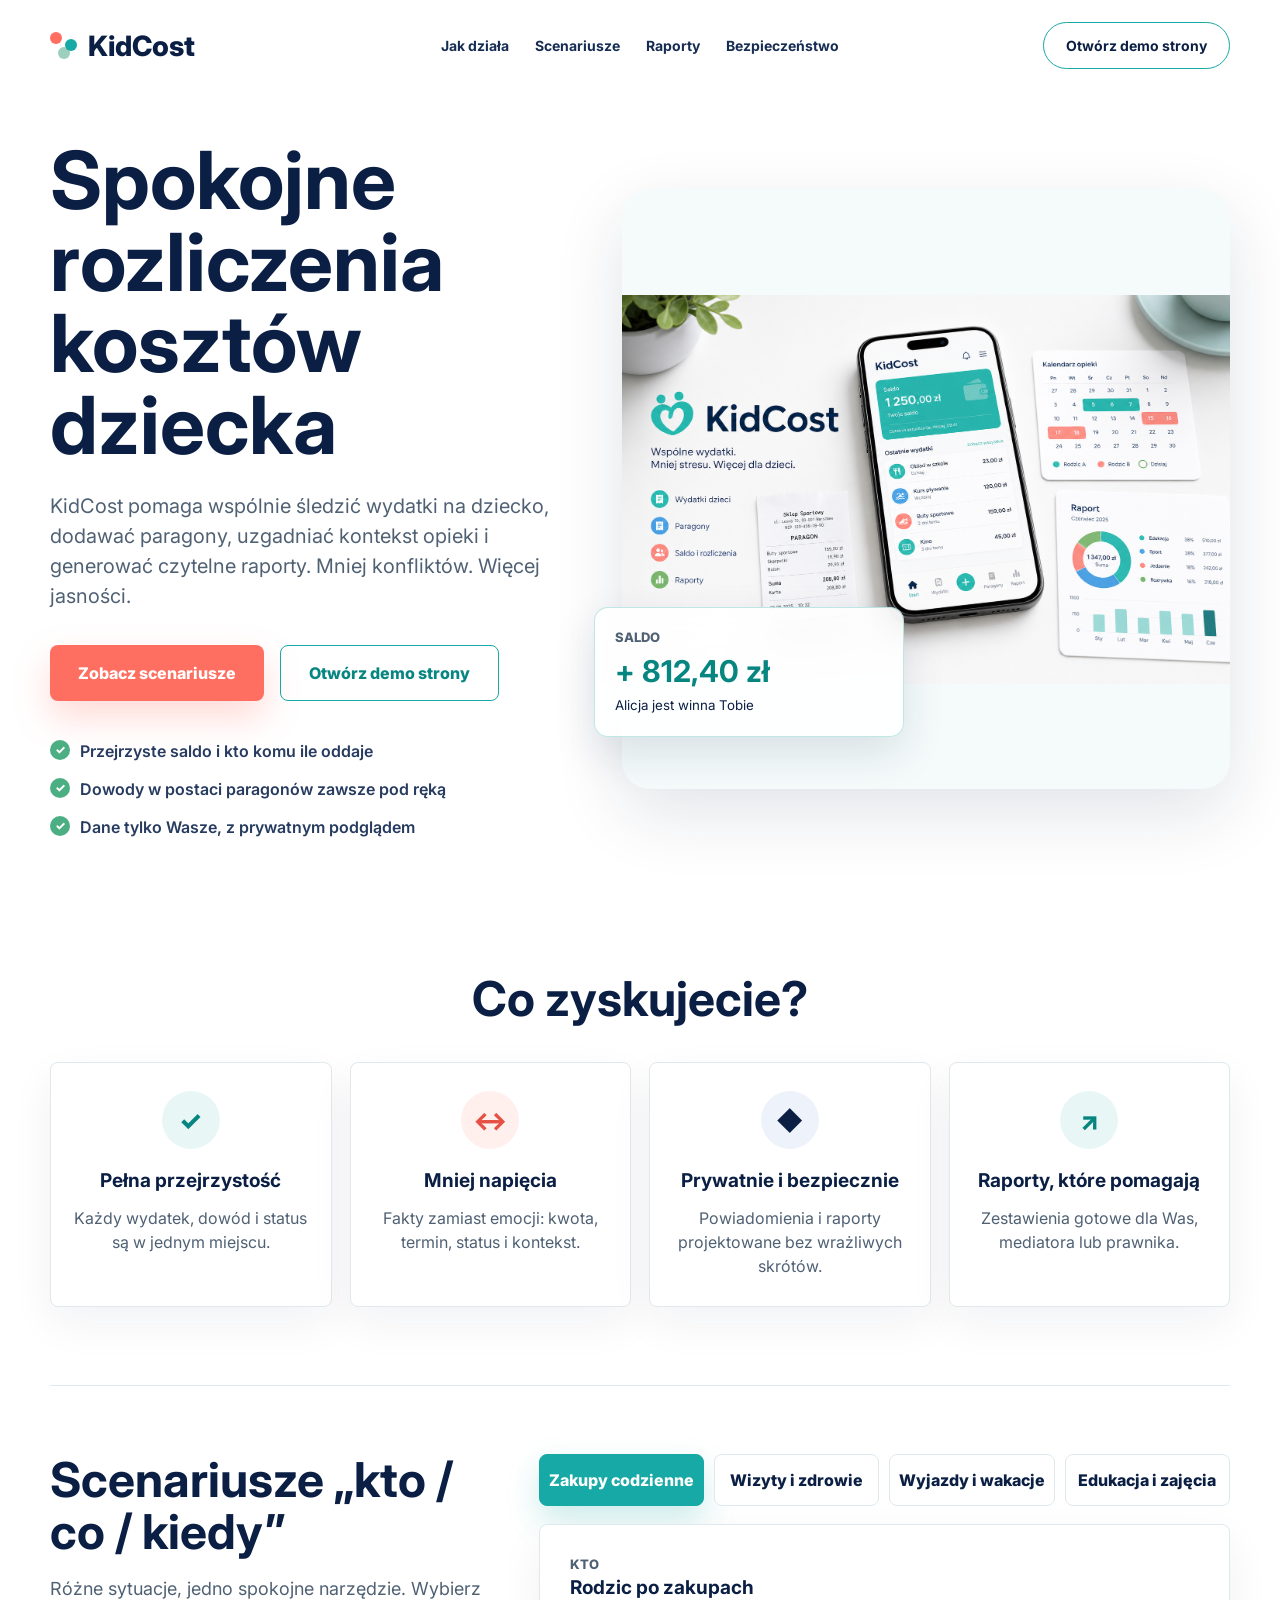
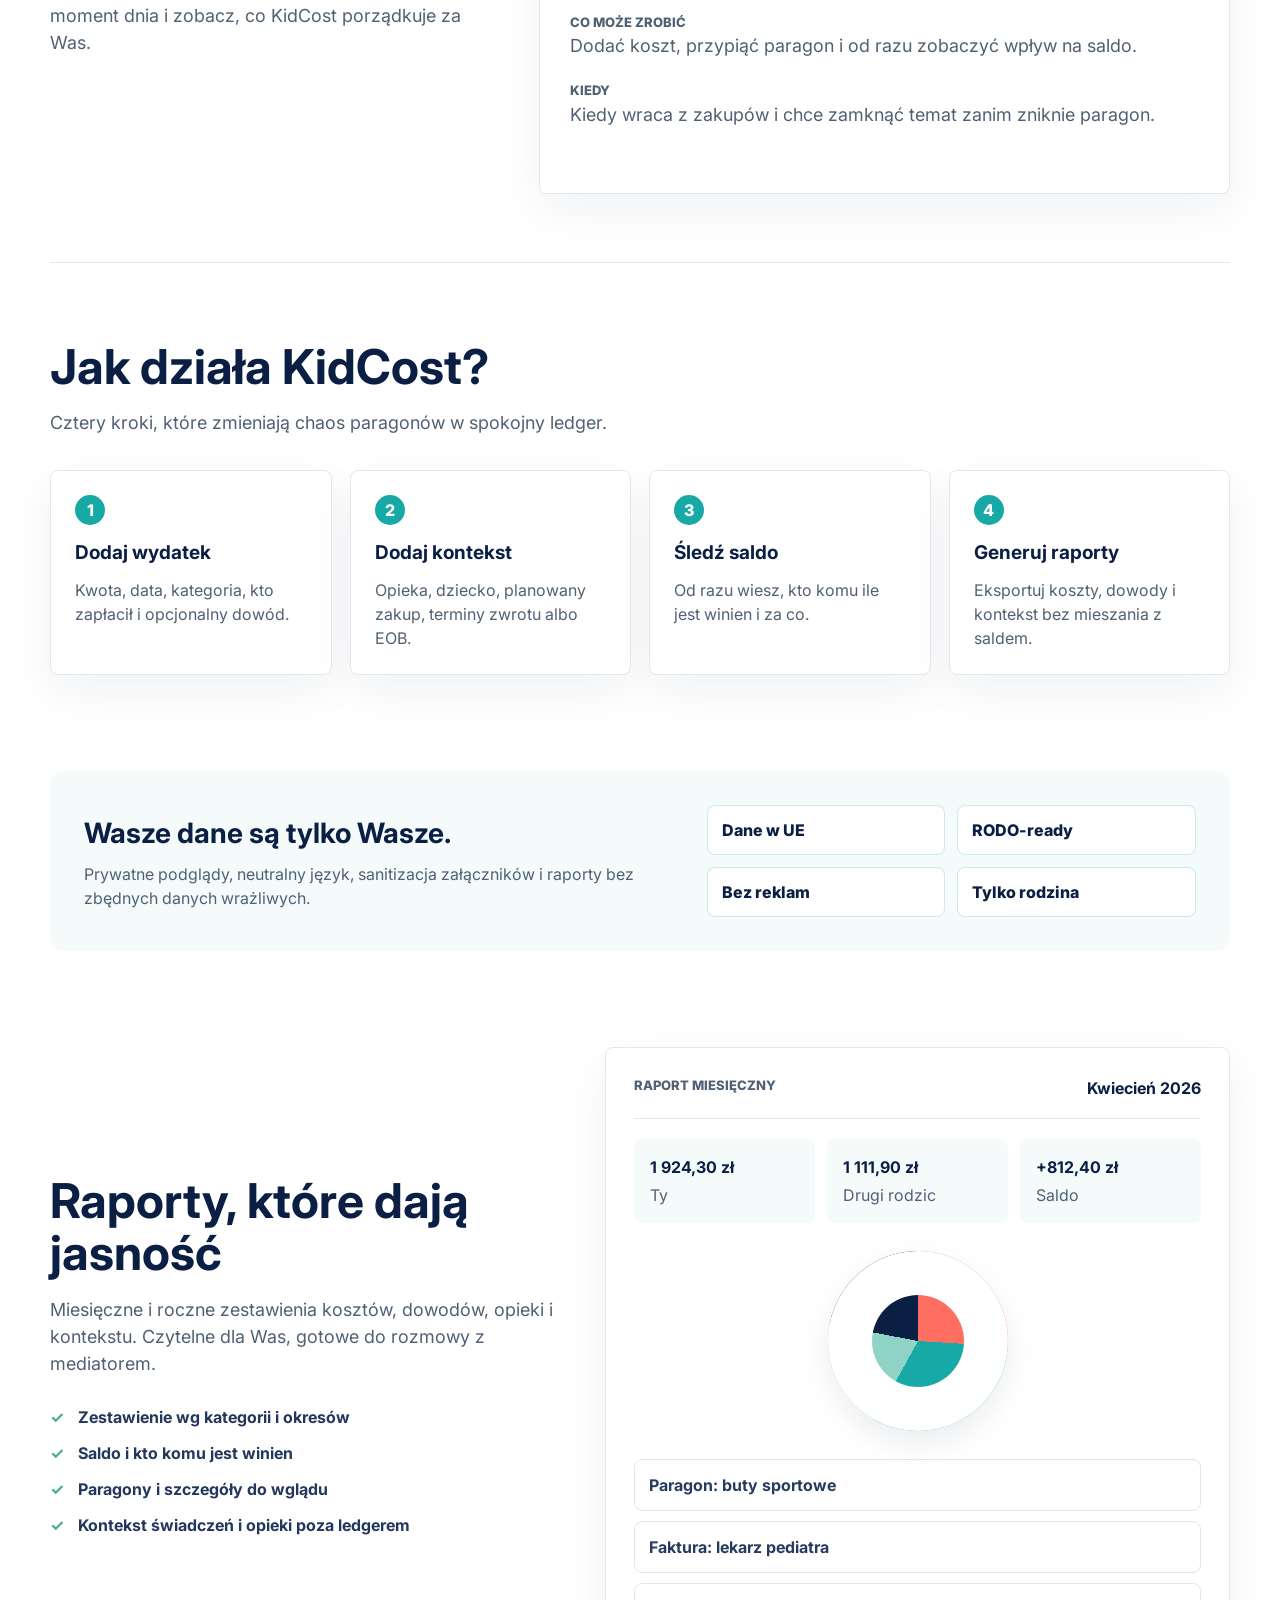
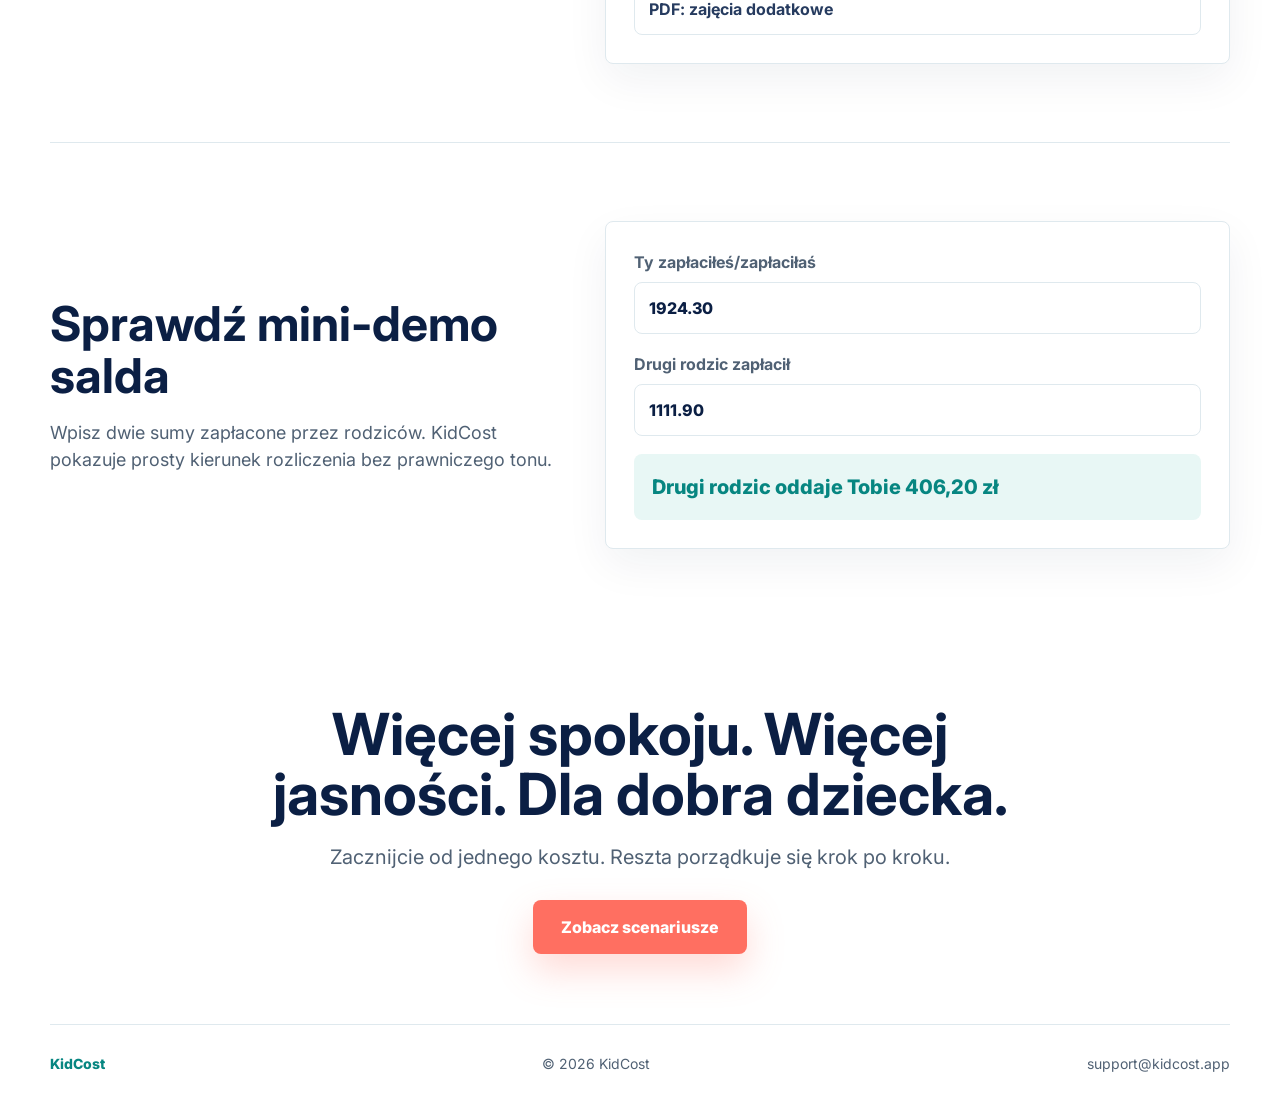
<file: apps/web/landing/index.html>
<!doctype html>
<html lang="pl">
  <head>
    <meta charset="utf-8" />
    <meta name="viewport" content="width=device-width, initial-scale=1" />
    <meta
      name="description"
      content="KidCost pomaga rodzicom spokojnie rozliczać koszty dziecka, paragony, opiekę i raporty."
    />
    <title>KidCost - spokojne rozliczenia kosztów dziecka</title>
    <link
      rel="icon"
      href="data:image/svg+xml,%3Csvg xmlns='http://www.w3.org/2000/svg' viewBox='0 0 64 64'%3E%3Ccircle cx='20' cy='18' r='10' fill='%23ff6f61'/%3E%3Ccircle cx='42' cy='28' r='12' fill='%2316a9a5'/%3E%3Ccircle cx='26' cy='44' r='10' fill='%239ccfbd'/%3E%3C/svg%3E"
    />
    <link rel="preconnect" href="https://fonts.googleapis.com" />
    <link rel="preconnect" href="https://fonts.gstatic.com" crossorigin />
    <link
      href="https://fonts.googleapis.com/css2?family=Inter:wght@400;500;600;700;800&display=swap"
      rel="stylesheet"
    />
    <link rel="stylesheet" href="./styles.css" />
  </head>
  <body>
    <header class="site-header" data-reveal>
      <a class="brand" href="#top" aria-label="KidCost">
        <span class="brand-mark" aria-hidden="true">
          <span></span><span></span><span></span>
        </span>
        <span>KidCost</span>
      </a>
      <nav class="nav-links" aria-label="Główna nawigacja">
        <a href="#workflow">Jak działa</a>
        <a href="#scenarios">Scenariusze</a>
        <a href="#reports">Raporty</a>
        <a href="#security">Bezpieczeństwo</a>
      </nav>
      <a class="header-cta" href="#demo">Otwórz demo strony</a>
    </header>

    <main id="top">
      <section class="hero section-shell">
        <div class="hero-copy" data-reveal>
          <h1>Spokojne rozliczenia kosztów dziecka</h1>
          <p>
            KidCost pomaga wspólnie śledzić wydatki na dziecko, dodawać
            paragony, uzgadniać kontekst opieki i generować czytelne raporty.
            Mniej konfliktów. Więcej jasności.
          </p>
          <div class="hero-actions">
            <a class="button primary" href="#scenarios">Zobacz scenariusze</a>
            <a class="button secondary" href="#demo">Otwórz demo strony</a>
          </div>
          <ul class="trust-list" aria-label="Najważniejsze korzyści">
            <li>Przejrzyste saldo i kto komu ile oddaje</li>
            <li>Dowody w postaci paragonów zawsze pod ręką</li>
            <li>Dane tylko Wasze, z prywatnym podglądem</li>
          </ul>
        </div>
        <div class="hero-visual" data-reveal>
          <img
            src="./assets/kidcost-hero-product.png"
            alt="Telefon z dashboardem KidCost obok paragonu i raportu"
          />
          <div class="balance-card" aria-label="Przykładowe saldo">
            <span>Saldo</span>
            <strong>+ 812,40 zł</strong>
            <small>Alicja jest winna Tobie</small>
          </div>
        </div>
      </section>

      <section class="benefits section-shell" aria-labelledby="benefits-title">
        <h2 id="benefits-title" data-reveal>Co zyskujecie?</h2>
        <div class="benefit-grid">
          <article data-reveal>
            <span class="icon">✓</span>
            <h3>Pełna przejrzystość</h3>
            <p>Każdy wydatek, dowód i status są w jednym miejscu.</p>
          </article>
          <article data-reveal>
            <span class="icon coral">↔</span>
            <h3>Mniej napięcia</h3>
            <p>Fakty zamiast emocji: kwota, termin, status i kontekst.</p>
          </article>
          <article data-reveal>
            <span class="icon navy">◆</span>
            <h3>Prywatnie i bezpiecznie</h3>
            <p>Powiadomienia i raporty projektowane bez wrażliwych skrótów.</p>
          </article>
          <article data-reveal>
            <span class="icon">↗</span>
            <h3>Raporty, które pomagają</h3>
            <p>Zestawienia gotowe dla Was, mediatora lub prawnika.</p>
          </article>
        </div>
      </section>

      <section
        class="scenario-band section-shell"
        id="scenarios"
        aria-labelledby="scenario-title"
      >
        <div class="section-intro" data-reveal>
          <h2 id="scenario-title">Scenariusze „kto / co / kiedy”</h2>
          <p>
            Różne sytuacje, jedno spokojne narzędzie. Wybierz moment dnia i
            zobacz, co KidCost porządkuje za Was.
          </p>
        </div>
        <div class="scenario-layout">
          <div class="scenario-tabs" role="tablist" aria-label="Scenariusze">
            <button class="scenario-tab active" type="button" data-scenario="0">
              Zakupy codzienne
            </button>
            <button class="scenario-tab" type="button" data-scenario="1">
              Wizyty i zdrowie
            </button>
            <button class="scenario-tab" type="button" data-scenario="2">
              Wyjazdy i wakacje
            </button>
            <button class="scenario-tab" type="button" data-scenario="3">
              Edukacja i zajęcia
            </button>
          </div>
          <article class="scenario-card" data-reveal>
            <p class="scenario-label">Kto</p>
            <h3 id="scenario-who">Rodzic po zakupach</h3>
            <p class="scenario-label">Co może zrobić</p>
            <p id="scenario-what">
              Dodać koszt, przypiąć paragon i od razu zobaczyć wpływ na saldo.
            </p>
            <p class="scenario-label">Kiedy</p>
            <p id="scenario-when">
              Kiedy wraca z zakupów i chce zamknąć temat zanim zniknie paragon.
            </p>
          </article>
        </div>
      </section>

      <section class="workflow section-shell" id="workflow">
        <div class="section-intro" data-reveal>
          <h2>Jak działa KidCost?</h2>
          <p>Cztery kroki, które zmieniają chaos paragonów w spokojny ledger.</p>
        </div>
        <div class="workflow-grid">
          <article data-step="1" data-reveal>
            <h3>Dodaj wydatek</h3>
            <p>Kwota, data, kategoria, kto zapłacił i opcjonalny dowód.</p>
          </article>
          <article data-step="2" data-reveal>
            <h3>Dodaj kontekst</h3>
            <p>Opieka, dziecko, planowany zakup, terminy zwrotu albo EOB.</p>
          </article>
          <article data-step="3" data-reveal>
            <h3>Śledź saldo</h3>
            <p>Od razu wiesz, kto komu ile jest winien i za co.</p>
          </article>
          <article data-step="4" data-reveal>
            <h3>Generuj raporty</h3>
            <p>Eksportuj koszty, dowody i kontekst bez mieszania z saldem.</p>
          </article>
        </div>
      </section>

      <section class="security-strip" id="security" data-reveal>
        <div>
          <h2>Wasze dane są tylko Wasze.</h2>
          <p>
            Prywatne podglądy, neutralny język, sanitizacja załączników i
            raporty bez zbędnych danych wrażliwych.
          </p>
        </div>
        <ul>
          <li>Dane w UE</li>
          <li>RODO-ready</li>
          <li>Bez reklam</li>
          <li>Tylko rodzina</li>
        </ul>
      </section>

      <section class="reports section-shell" id="reports">
        <div class="report-copy" data-reveal>
          <h2>Raporty, które dają jasność</h2>
          <p>
            Miesięczne i roczne zestawienia kosztów, dowodów, opieki i
            kontekstu. Czytelne dla Was, gotowe do rozmowy z mediatorem.
          </p>
          <ul>
            <li>Zestawienie wg kategorii i okresów</li>
            <li>Saldo i kto komu jest winien</li>
            <li>Paragony i szczegóły do wglądu</li>
            <li>Kontekst świadczeń i opieki poza ledgerem</li>
          </ul>
        </div>
        <div class="report-panel" data-reveal>
          <div class="panel-header">
            <span>Raport miesięczny</span>
            <strong>Kwiecień 2026</strong>
          </div>
          <div class="report-stats">
            <span><b>1 924,30 zł</b> Ty</span>
            <span><b>1 111,90 zł</b> Drugi rodzic</span>
            <span><b>+812,40 zł</b> Saldo</span>
          </div>
          <div class="donut" aria-label="Wydatki wg kategorii"></div>
          <div class="proof-list">
            <span>Paragon: buty sportowe</span>
            <span>Faktura: lekarz pediatra</span>
            <span>PDF: zajęcia dodatkowe</span>
          </div>
        </div>
      </section>

      <section class="demo section-shell" id="demo">
        <div data-reveal>
          <h2>Sprawdź mini-demo salda</h2>
          <p>
            Wpisz dwie sumy zapłacone przez rodziców. KidCost pokazuje prosty
            kierunek rozliczenia bez prawniczego tonu.
          </p>
        </div>
        <form class="demo-card" data-reveal>
          <label>
            Ty zapłaciłeś/zapłaciłaś
            <input id="paid-you" type="number" min="0" value="1924.30" step="0.01" />
          </label>
          <label>
            Drugi rodzic zapłacił
            <input id="paid-other" type="number" min="0" value="1111.90" step="0.01" />
          </label>
          <output id="demo-result">Drugi rodzic oddaje Tobie 406,20 zł</output>
        </form>
      </section>

      <section class="final-cta" data-reveal>
        <h2>Więcej spokoju. Więcej jasności. Dla dobra dziecka.</h2>
        <p>Zacznijcie od jednego kosztu. Reszta porządkuje się krok po kroku.</p>
        <a class="button primary" href="#scenarios">Zobacz scenariusze</a>
      </section>
    </main>

    <footer class="site-footer">
      <span>KidCost</span>
      <span>© 2026 KidCost</span>
      <a href="mailto:support@kidcost.app">support@kidcost.app</a>
    </footer>

    <script src="./script.js"></script>
  </body>
</html>
</file>
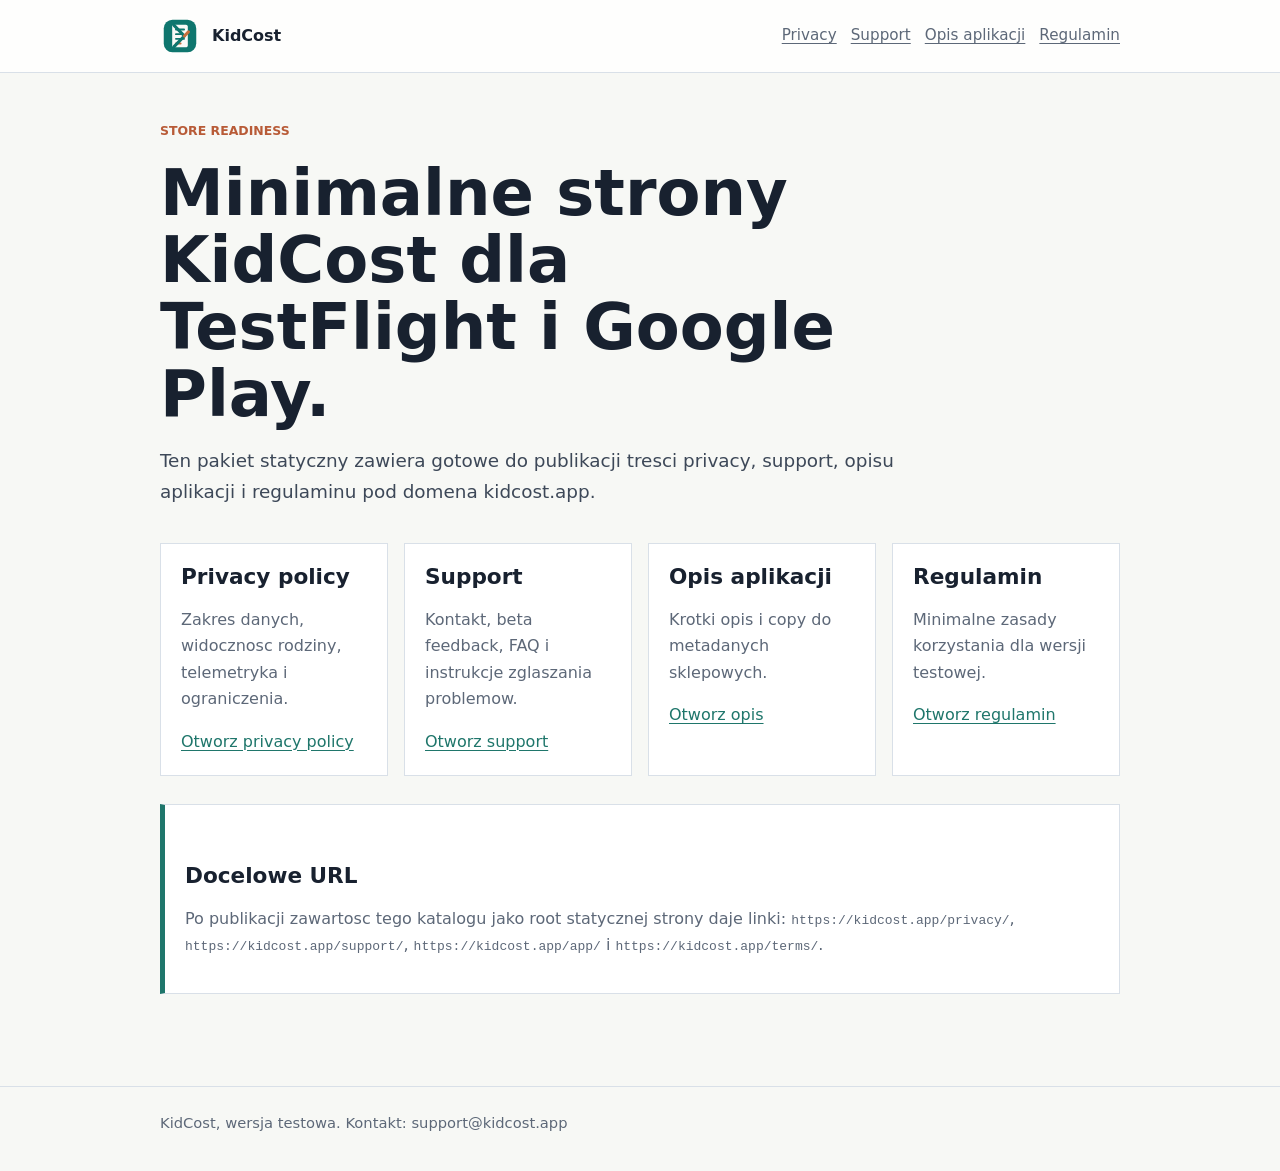
<file: docs/web/site/index.html>
<!doctype html>
<html lang="pl">
  <head>
    <meta charset="utf-8" />
    <meta name="viewport" content="width=device-width, initial-scale=1" />
    <title>KidCost - informacje dla sklepow</title>
    <meta
      name="description"
      content="Minimalne strony KidCost wymagane do TestFlight i Google Play Internal Testing."
    />
    <link rel="stylesheet" href="styles.css" />
  </head>
  <body>
    <header class="topbar">
      <div class="shell topbar__inner">
        <a class="brand" href="./">
          <img src="assets/kidcost-mark.svg" alt="" />
          <span>KidCost</span>
        </a>
        <nav class="nav" aria-label="Glowne linki">
          <a href="privacy/">Privacy</a>
          <a href="support/">Support</a>
          <a href="app/">Opis aplikacji</a>
          <a href="terms/">Regulamin</a>
        </nav>
      </div>
    </header>
    <main class="shell">
      <section class="hero">
        <p class="eyebrow">Store readiness</p>
        <h1>Minimalne strony KidCost dla TestFlight i Google Play.</h1>
        <p class="lead">
          Ten pakiet statyczny zawiera gotowe do publikacji tresci privacy,
          support, opisu aplikacji i regulaminu pod domena kidcost.app.
        </p>
      </section>

      <section class="grid" aria-label="Strony">
        <article class="tile">
          <h2>Privacy policy</h2>
          <p>Zakres danych, widocznosc rodziny, telemetryka i ograniczenia.</p>
          <a href="privacy/">Otworz privacy policy</a>
        </article>
        <article class="tile">
          <h2>Support</h2>
          <p>Kontakt, beta feedback, FAQ i instrukcje zglaszania problemow.</p>
          <a href="support/">Otworz support</a>
        </article>
        <article class="tile">
          <h2>Opis aplikacji</h2>
          <p>Krotki opis i copy do metadanych sklepowych.</p>
          <a href="app/">Otworz opis</a>
        </article>
        <article class="tile">
          <h2>Regulamin</h2>
          <p>Minimalne zasady korzystania dla wersji testowej.</p>
          <a href="terms/">Otworz regulamin</a>
        </article>
      </section>

      <section class="notice">
        <h2>Docelowe URL</h2>
        <p>
          Po publikacji zawartosc tego katalogu jako root statycznej strony daje
          linki: <code>https://kidcost.app/privacy/</code>,
          <code>https://kidcost.app/support/</code>,
          <code>https://kidcost.app/app/</code> i
          <code>https://kidcost.app/terms/</code>.
        </p>
      </section>
    </main>
    <footer class="footer">
      <div class="shell">KidCost, wersja testowa. Kontakt: support@kidcost.app</div>
    </footer>
  </body>
</html>
</file>
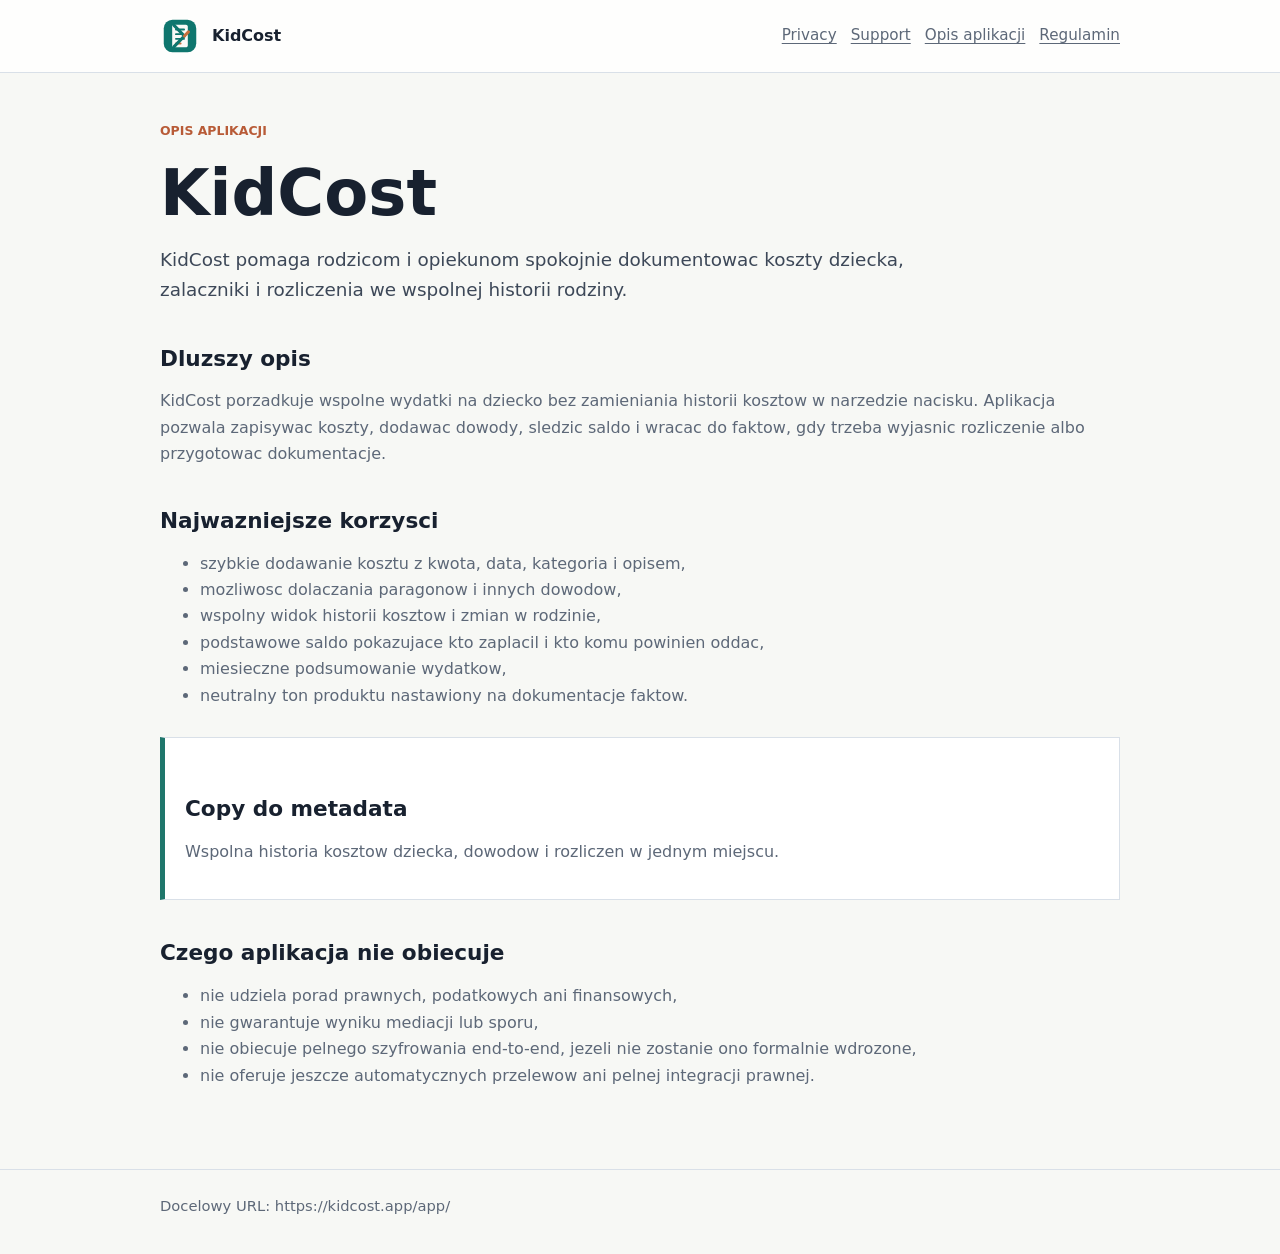
<file: docs/web/site/app/index.html>
<!doctype html>
<html lang="pl">
  <head>
    <meta charset="utf-8" />
    <meta name="viewport" content="width=device-width, initial-scale=1" />
    <title>KidCost - opis aplikacji</title>
    <meta
      name="description"
      content="Krotki opis KidCost do metadanych sklepowych."
    />
    <link rel="stylesheet" href="../styles.css" />
  </head>
  <body>
    <header class="topbar">
      <div class="shell topbar__inner">
        <a class="brand" href="../">
          <img src="../assets/kidcost-mark.svg" alt="" />
          <span>KidCost</span>
        </a>
        <nav class="nav" aria-label="Glowne linki">
          <a href="../privacy/">Privacy</a>
          <a href="../support/">Support</a>
          <a href="../app/">Opis aplikacji</a>
          <a href="../terms/">Regulamin</a>
        </nav>
      </div>
    </header>
    <main class="shell">
      <section class="hero">
        <p class="eyebrow">Opis aplikacji</p>
        <h1>KidCost</h1>
        <p class="lead">
          KidCost pomaga rodzicom i opiekunom spokojnie dokumentowac koszty
          dziecka, zalaczniki i rozliczenia we wspolnej historii rodziny.
        </p>
      </section>

      <h2>Dluzszy opis</h2>
      <p>
        KidCost porzadkuje wspolne wydatki na dziecko bez zamieniania historii
        kosztow w narzedzie nacisku. Aplikacja pozwala zapisywac koszty,
        dodawac dowody, sledzic saldo i wracac do faktow, gdy trzeba wyjasnic
        rozliczenie albo przygotowac dokumentacje.
      </p>

      <h2>Najwazniejsze korzysci</h2>
      <ul>
        <li>szybkie dodawanie kosztu z kwota, data, kategoria i opisem,</li>
        <li>mozliwosc dolaczania paragonow i innych dowodow,</li>
        <li>wspolny widok historii kosztow i zmian w rodzinie,</li>
        <li>podstawowe saldo pokazujace kto zaplacil i kto komu powinien oddac,</li>
        <li>miesieczne podsumowanie wydatkow,</li>
        <li>neutralny ton produktu nastawiony na dokumentacje faktow.</li>
      </ul>

      <section class="notice">
        <h2>Copy do metadata</h2>
        <p>Wspolna historia kosztow dziecka, dowodow i rozliczen w jednym miejscu.</p>
      </section>

      <h2>Czego aplikacja nie obiecuje</h2>
      <ul>
        <li>nie udziela porad prawnych, podatkowych ani finansowych,</li>
        <li>nie gwarantuje wyniku mediacji lub sporu,</li>
        <li>nie obiecuje pelnego szyfrowania end-to-end, jezeli nie zostanie ono formalnie wdrozone,</li>
        <li>nie oferuje jeszcze automatycznych przelewow ani pelnej integracji prawnej.</li>
      </ul>
    </main>
    <footer class="footer">
      <div class="shell">Docelowy URL: https://kidcost.app/app/</div>
    </footer>
  </body>
</html>
</file>
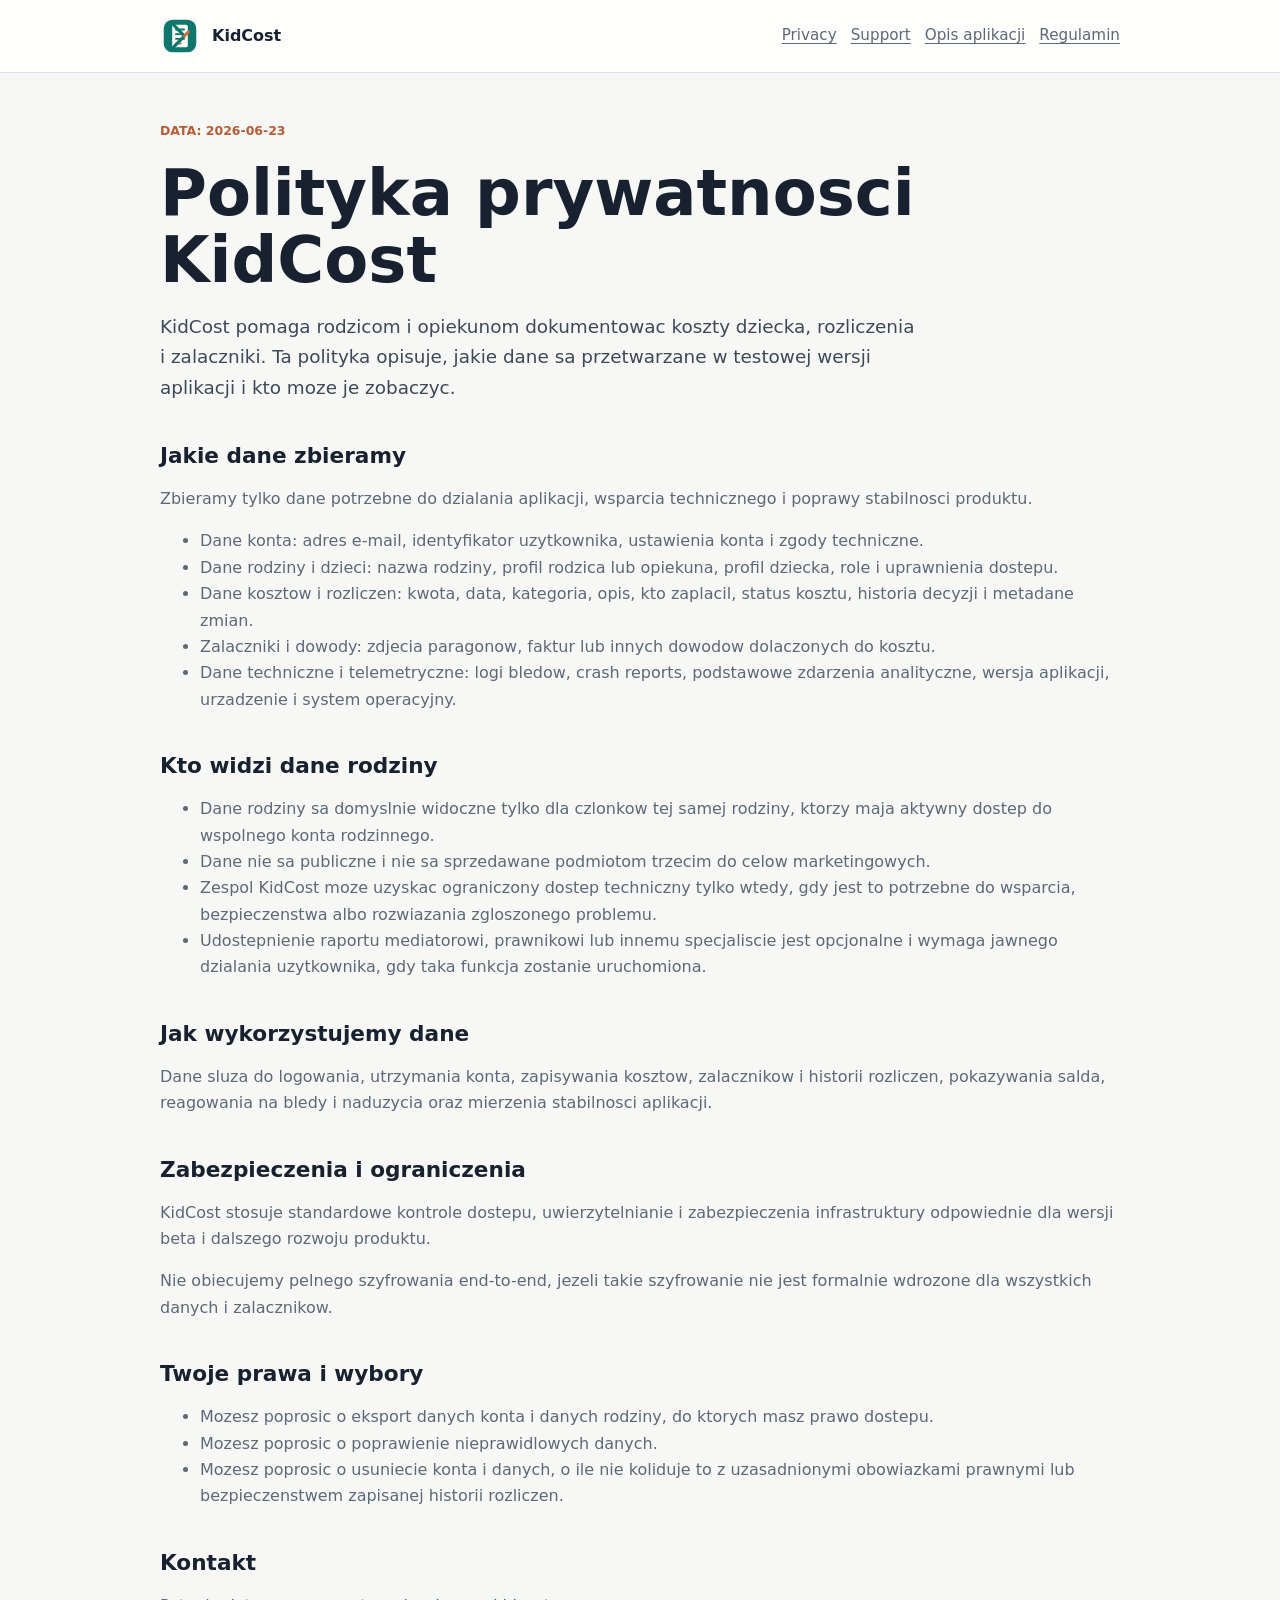
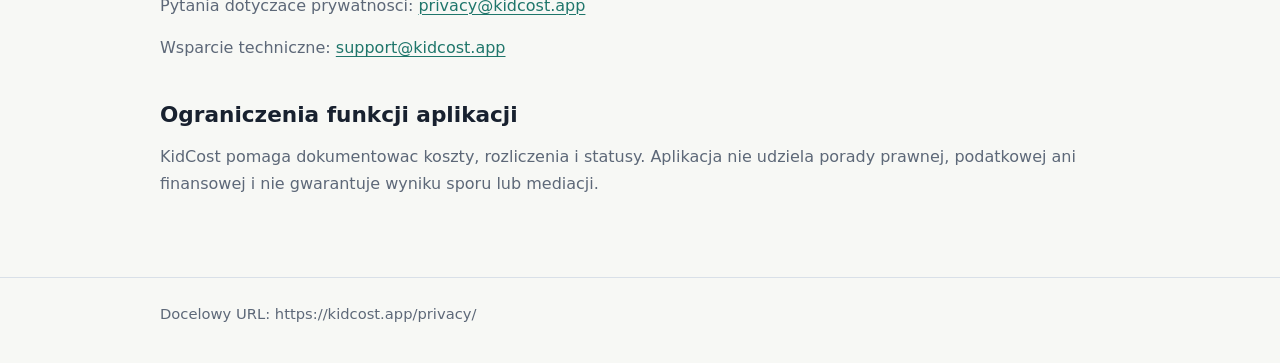
<file: docs/web/site/privacy/index.html>
<!doctype html>
<html lang="pl">
  <head>
    <meta charset="utf-8" />
    <meta name="viewport" content="width=device-width, initial-scale=1" />
    <title>Polityka prywatnosci KidCost</title>
    <meta
      name="description"
      content="Polityka prywatnosci KidCost dla wersji testowej aplikacji."
    />
    <link rel="stylesheet" href="../styles.css" />
  </head>
  <body>
    <header class="topbar">
      <div class="shell topbar__inner">
        <a class="brand" href="../">
          <img src="../assets/kidcost-mark.svg" alt="" />
          <span>KidCost</span>
        </a>
        <nav class="nav" aria-label="Glowne linki">
          <a href="../privacy/">Privacy</a>
          <a href="../support/">Support</a>
          <a href="../app/">Opis aplikacji</a>
          <a href="../terms/">Regulamin</a>
        </nav>
      </div>
    </header>
    <main class="shell">
      <section class="hero">
        <p class="eyebrow">Data: 2026-06-23</p>
        <h1>Polityka prywatnosci KidCost</h1>
        <p class="lead">
          KidCost pomaga rodzicom i opiekunom dokumentowac koszty dziecka,
          rozliczenia i zalaczniki. Ta polityka opisuje, jakie dane sa
          przetwarzane w testowej wersji aplikacji i kto moze je zobaczyc.
        </p>
      </section>

      <h2>Jakie dane zbieramy</h2>
      <p>Zbieramy tylko dane potrzebne do dzialania aplikacji, wsparcia technicznego i poprawy stabilnosci produktu.</p>
      <ul>
        <li>Dane konta: adres e-mail, identyfikator uzytkownika, ustawienia konta i zgody techniczne.</li>
        <li>Dane rodziny i dzieci: nazwa rodziny, profil rodzica lub opiekuna, profil dziecka, role i uprawnienia dostepu.</li>
        <li>Dane kosztow i rozliczen: kwota, data, kategoria, opis, kto zaplacil, status kosztu, historia decyzji i metadane zmian.</li>
        <li>Zalaczniki i dowody: zdjecia paragonow, faktur lub innych dowodow dolaczonych do kosztu.</li>
        <li>Dane techniczne i telemetryczne: logi bledow, crash reports, podstawowe zdarzenia analityczne, wersja aplikacji, urzadzenie i system operacyjny.</li>
      </ul>

      <h2>Kto widzi dane rodziny</h2>
      <ul>
        <li>Dane rodziny sa domyslnie widoczne tylko dla czlonkow tej samej rodziny, ktorzy maja aktywny dostep do wspolnego konta rodzinnego.</li>
        <li>Dane nie sa publiczne i nie sa sprzedawane podmiotom trzecim do celow marketingowych.</li>
        <li>Zespol KidCost moze uzyskac ograniczony dostep techniczny tylko wtedy, gdy jest to potrzebne do wsparcia, bezpieczenstwa albo rozwiazania zgloszonego problemu.</li>
        <li>Udostepnienie raportu mediatorowi, prawnikowi lub innemu specjaliscie jest opcjonalne i wymaga jawnego dzialania uzytkownika, gdy taka funkcja zostanie uruchomiona.</li>
      </ul>

      <h2>Jak wykorzystujemy dane</h2>
      <p>
        Dane sluza do logowania, utrzymania konta, zapisywania kosztow,
        zalacznikow i historii rozliczen, pokazywania salda, reagowania na
        bledy i naduzycia oraz mierzenia stabilnosci aplikacji.
      </p>

      <h2>Zabezpieczenia i ograniczenia</h2>
      <p>
        KidCost stosuje standardowe kontrole dostepu, uwierzytelnianie i
        zabezpieczenia infrastruktury odpowiednie dla wersji beta i dalszego
        rozwoju produktu.
      </p>
      <p>
        Nie obiecujemy pelnego szyfrowania end-to-end, jezeli takie szyfrowanie
        nie jest formalnie wdrozone dla wszystkich danych i zalacznikow.
      </p>

      <h2>Twoje prawa i wybory</h2>
      <ul>
        <li>Mozesz poprosic o eksport danych konta i danych rodziny, do ktorych masz prawo dostepu.</li>
        <li>Mozesz poprosic o poprawienie nieprawidlowych danych.</li>
        <li>Mozesz poprosic o usuniecie konta i danych, o ile nie koliduje to z uzasadnionymi obowiazkami prawnymi lub bezpieczenstwem zapisanej historii rozliczen.</li>
      </ul>

      <h2>Kontakt</h2>
      <p>Pytania dotyczace prywatnosci: <a href="mailto:privacy@kidcost.app">privacy@kidcost.app</a></p>
      <p>Wsparcie techniczne: <a href="mailto:support@kidcost.app">support@kidcost.app</a></p>

      <h2>Ograniczenia funkcji aplikacji</h2>
      <p>
        KidCost pomaga dokumentowac koszty, rozliczenia i statusy. Aplikacja
        nie udziela porady prawnej, podatkowej ani finansowej i nie gwarantuje
        wyniku sporu lub mediacji.
      </p>
    </main>
    <footer class="footer">
      <div class="shell">Docelowy URL: https://kidcost.app/privacy/</div>
    </footer>
  </body>
</html>
</file>
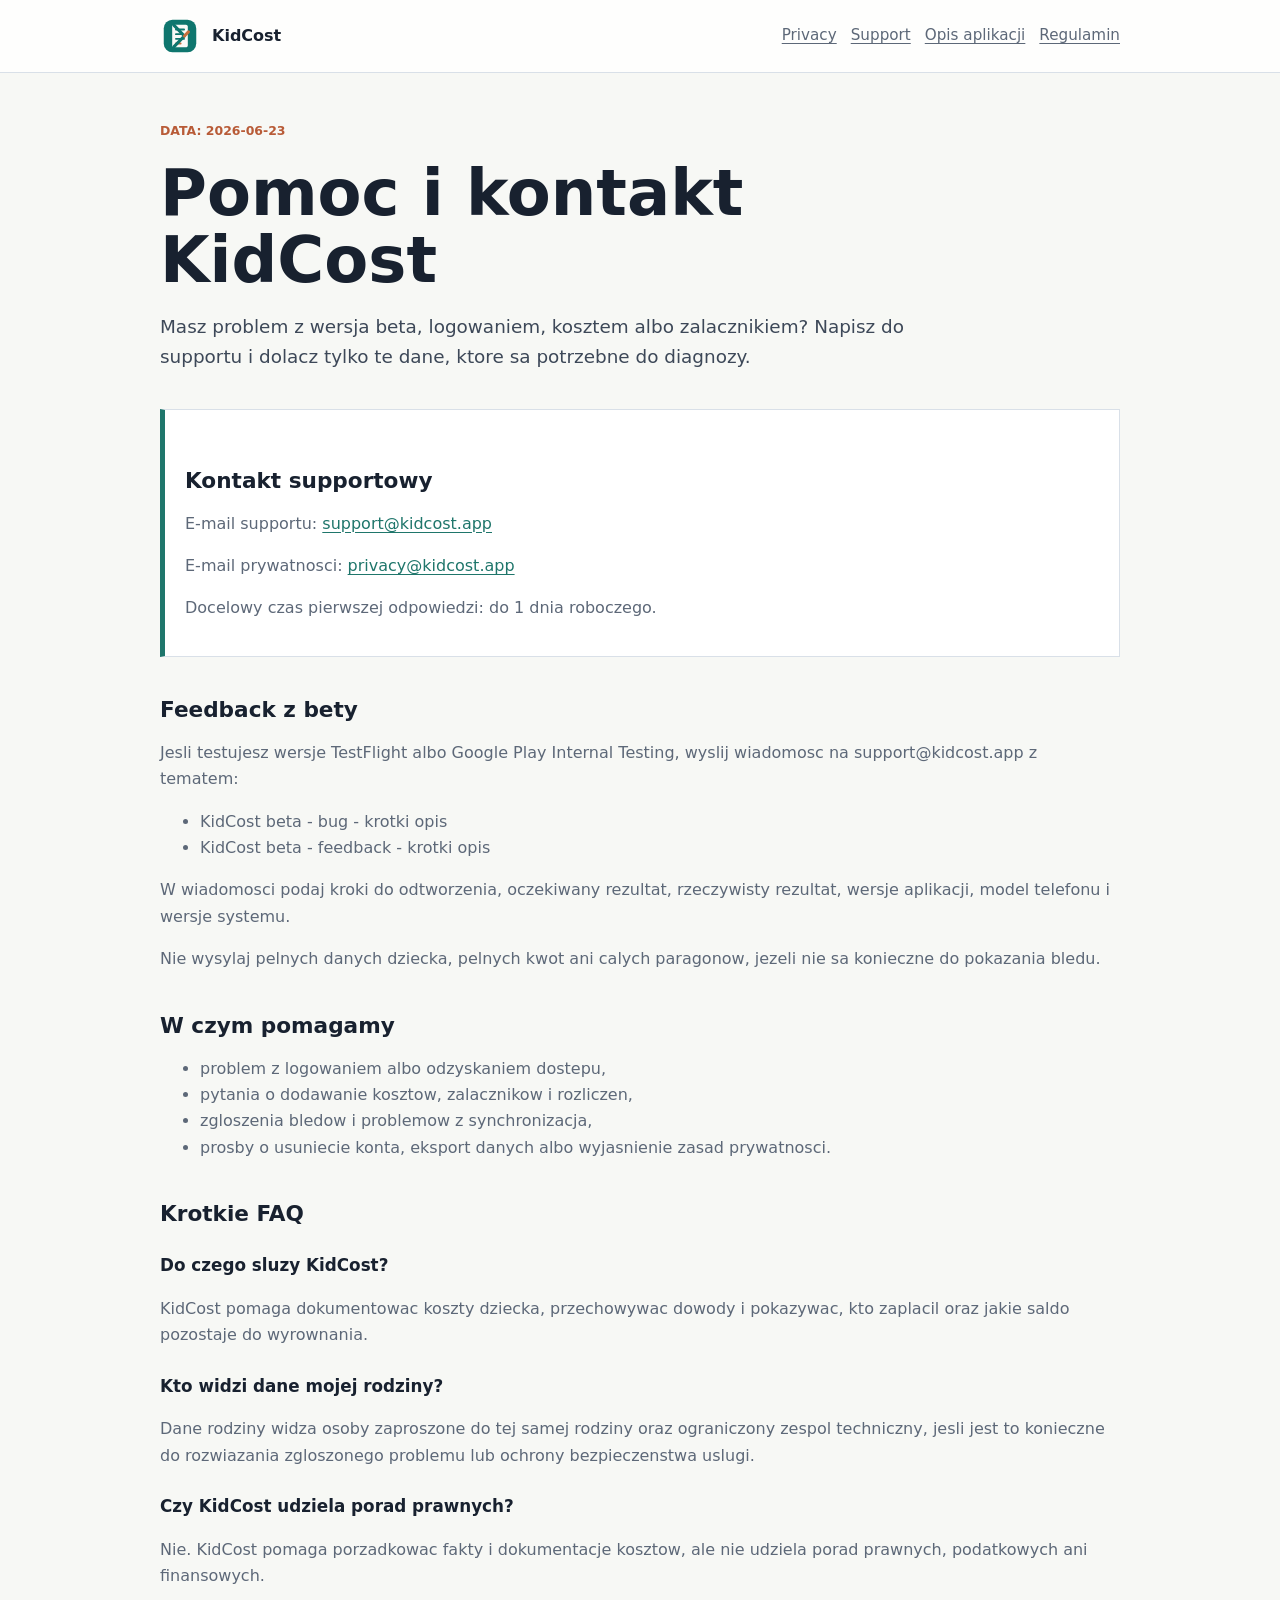
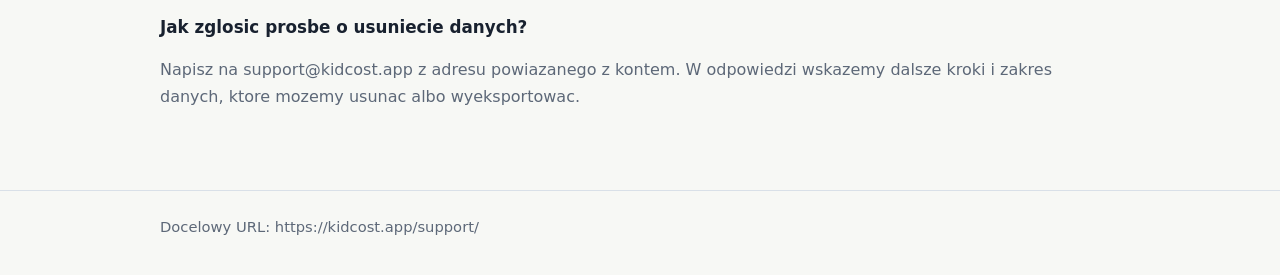
<file: docs/web/site/support/index.html>
<!doctype html>
<html lang="pl">
  <head>
    <meta charset="utf-8" />
    <meta name="viewport" content="width=device-width, initial-scale=1" />
    <title>Pomoc i kontakt KidCost</title>
    <meta
      name="description"
      content="Kontakt supportowy, beta feedback i FAQ KidCost."
    />
    <link rel="stylesheet" href="../styles.css" />
  </head>
  <body>
    <header class="topbar">
      <div class="shell topbar__inner">
        <a class="brand" href="../">
          <img src="../assets/kidcost-mark.svg" alt="" />
          <span>KidCost</span>
        </a>
        <nav class="nav" aria-label="Glowne linki">
          <a href="../privacy/">Privacy</a>
          <a href="../support/">Support</a>
          <a href="../app/">Opis aplikacji</a>
          <a href="../terms/">Regulamin</a>
        </nav>
      </div>
    </header>
    <main class="shell">
      <section class="hero">
        <p class="eyebrow">Data: 2026-06-23</p>
        <h1>Pomoc i kontakt KidCost</h1>
        <p class="lead">
          Masz problem z wersja beta, logowaniem, kosztem albo zalacznikiem?
          Napisz do supportu i dolacz tylko te dane, ktore sa potrzebne do
          diagnozy.
        </p>
      </section>

      <section class="notice">
        <h2>Kontakt supportowy</h2>
        <p>E-mail supportu: <a href="mailto:support@kidcost.app">support@kidcost.app</a></p>
        <p>E-mail prywatnosci: <a href="mailto:privacy@kidcost.app">privacy@kidcost.app</a></p>
        <p>Docelowy czas pierwszej odpowiedzi: do 1 dnia roboczego.</p>
      </section>

      <h2>Feedback z bety</h2>
      <p>Jesli testujesz wersje TestFlight albo Google Play Internal Testing, wyslij wiadomosc na support@kidcost.app z tematem:</p>
      <ul>
        <li>KidCost beta - bug - krotki opis</li>
        <li>KidCost beta - feedback - krotki opis</li>
      </ul>
      <p>W wiadomosci podaj kroki do odtworzenia, oczekiwany rezultat, rzeczywisty rezultat, wersje aplikacji, model telefonu i wersje systemu.</p>
      <p>Nie wysylaj pelnych danych dziecka, pelnych kwot ani calych paragonow, jezeli nie sa konieczne do pokazania bledu.</p>

      <h2>W czym pomagamy</h2>
      <ul>
        <li>problem z logowaniem albo odzyskaniem dostepu,</li>
        <li>pytania o dodawanie kosztow, zalacznikow i rozliczen,</li>
        <li>zgloszenia bledow i problemow z synchronizacja,</li>
        <li>prosby o usuniecie konta, eksport danych albo wyjasnienie zasad prywatnosci.</li>
      </ul>

      <h2>Krotkie FAQ</h2>
      <h3>Do czego sluzy KidCost?</h3>
      <p>KidCost pomaga dokumentowac koszty dziecka, przechowywac dowody i pokazywac, kto zaplacil oraz jakie saldo pozostaje do wyrownania.</p>
      <h3>Kto widzi dane mojej rodziny?</h3>
      <p>Dane rodziny widza osoby zaproszone do tej samej rodziny oraz ograniczony zespol techniczny, jesli jest to konieczne do rozwiazania zgloszonego problemu lub ochrony bezpieczenstwa uslugi.</p>
      <h3>Czy KidCost udziela porad prawnych?</h3>
      <p>Nie. KidCost pomaga porzadkowac fakty i dokumentacje kosztow, ale nie udziela porad prawnych, podatkowych ani finansowych.</p>
      <h3>Jak zglosic prosbe o usuniecie danych?</h3>
      <p>Napisz na support@kidcost.app z adresu powiazanego z kontem. W odpowiedzi wskazemy dalsze kroki i zakres danych, ktore mozemy usunac albo wyeksportowac.</p>
    </main>
    <footer class="footer">
      <div class="shell">Docelowy URL: https://kidcost.app/support/</div>
    </footer>
  </body>
</html>
</file>
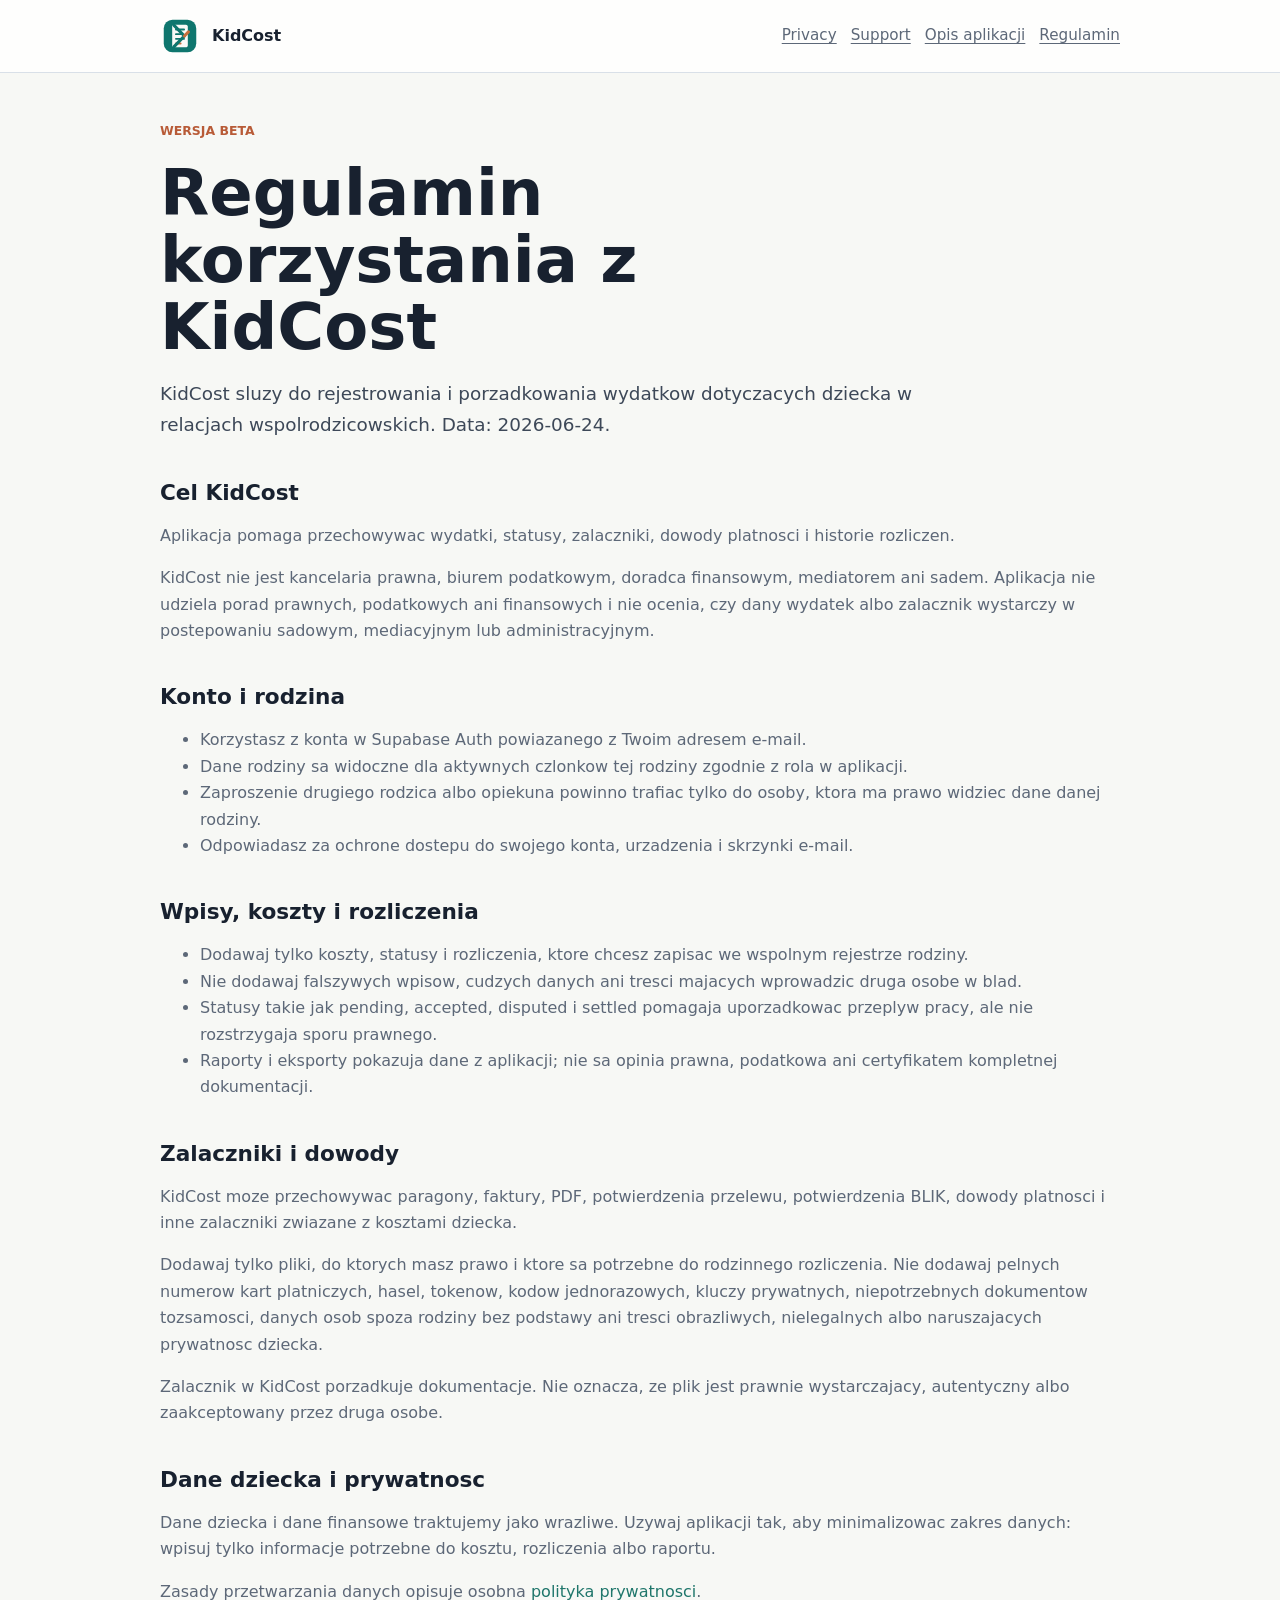
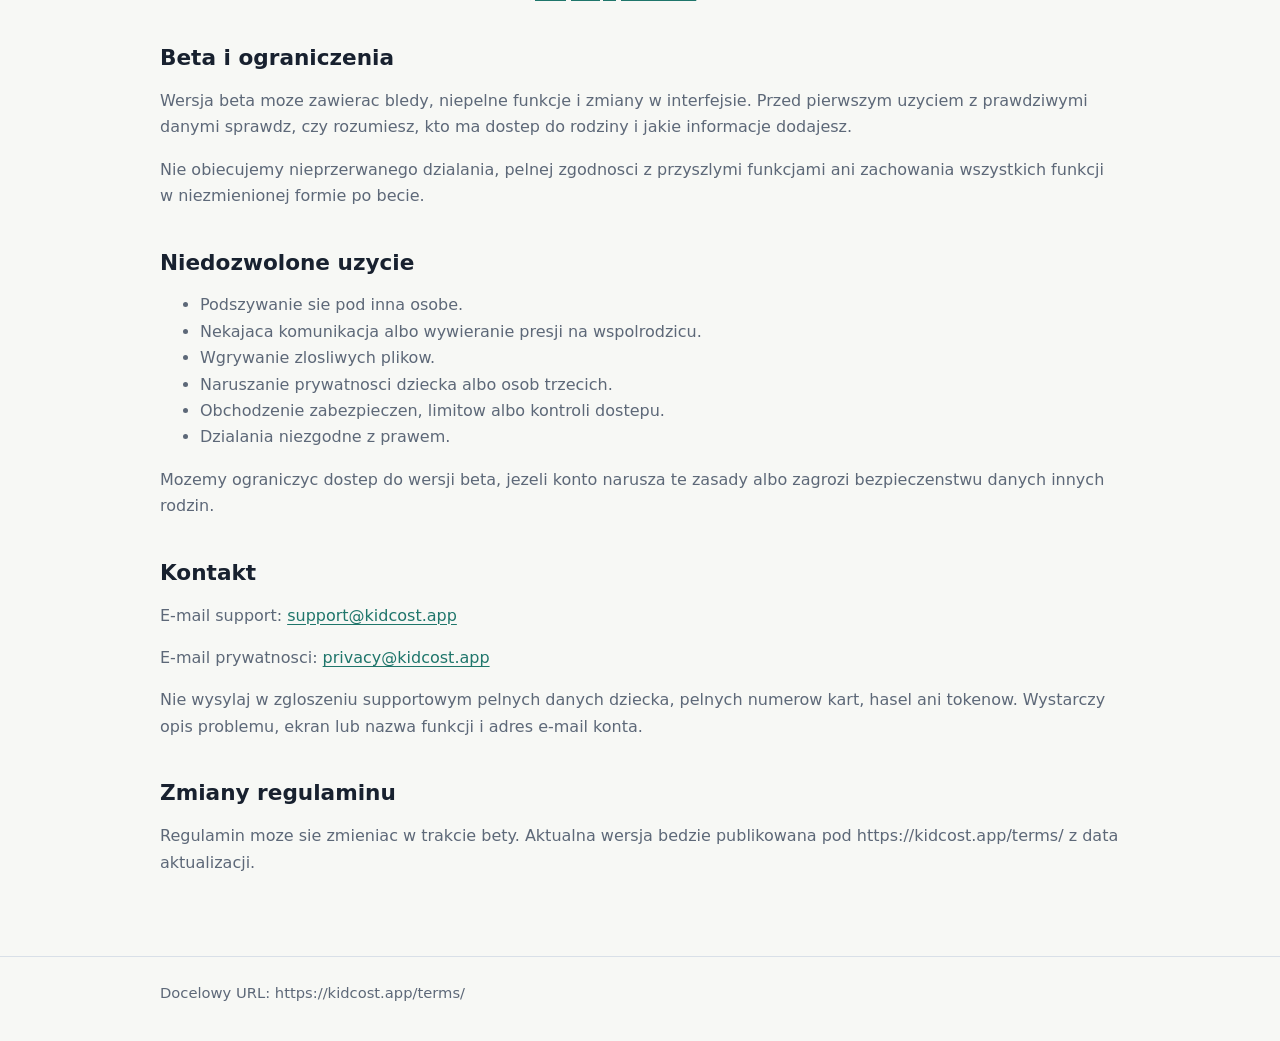
<file: docs/web/site/terms/index.html>
<!doctype html>
<html lang="pl">
  <head>
    <meta charset="utf-8" />
    <meta name="viewport" content="width=device-width, initial-scale=1" />
    <title>Regulamin KidCost</title>
    <meta
      name="description"
      content="Regulamin KidCost dla wersji beta."
    />
    <link rel="stylesheet" href="../styles.css" />
  </head>
  <body>
    <header class="topbar">
      <div class="shell topbar__inner">
        <a class="brand" href="../">
          <img src="../assets/kidcost-mark.svg" alt="" />
          <span>KidCost</span>
        </a>
        <nav class="nav" aria-label="Glowne linki">
          <a href="../privacy/">Privacy</a>
          <a href="../support/">Support</a>
          <a href="../app/">Opis aplikacji</a>
          <a href="../terms/">Regulamin</a>
        </nav>
      </div>
    </header>
    <main class="shell">
      <section class="hero">
        <p class="eyebrow">Wersja beta</p>
        <h1>Regulamin korzystania z KidCost</h1>
        <p class="lead">
          KidCost sluzy do rejestrowania i porzadkowania wydatkow dotyczacych
          dziecka w relacjach wspolrodzicowskich. Data: 2026-06-24.
        </p>
      </section>

      <h2>Cel KidCost</h2>
      <p>Aplikacja pomaga przechowywac wydatki, statusy, zalaczniki, dowody platnosci i historie rozliczen.</p>
      <p>KidCost nie jest kancelaria prawna, biurem podatkowym, doradca finansowym, mediatorem ani sadem. Aplikacja nie udziela porad prawnych, podatkowych ani finansowych i nie ocenia, czy dany wydatek albo zalacznik wystarczy w postepowaniu sadowym, mediacyjnym lub administracyjnym.</p>

      <h2>Konto i rodzina</h2>
      <ul>
        <li>Korzystasz z konta w Supabase Auth powiazanego z Twoim adresem e-mail.</li>
        <li>Dane rodziny sa widoczne dla aktywnych czlonkow tej rodziny zgodnie z rola w aplikacji.</li>
        <li>Zaproszenie drugiego rodzica albo opiekuna powinno trafiac tylko do osoby, ktora ma prawo widziec dane danej rodziny.</li>
        <li>Odpowiadasz za ochrone dostepu do swojego konta, urzadzenia i skrzynki e-mail.</li>
      </ul>

      <h2>Wpisy, koszty i rozliczenia</h2>
      <ul>
        <li>Dodawaj tylko koszty, statusy i rozliczenia, ktore chcesz zapisac we wspolnym rejestrze rodziny.</li>
        <li>Nie dodawaj falszywych wpisow, cudzych danych ani tresci majacych wprowadzic druga osobe w blad.</li>
        <li>Statusy takie jak pending, accepted, disputed i settled pomagaja uporzadkowac przeplyw pracy, ale nie rozstrzygaja sporu prawnego.</li>
        <li>Raporty i eksporty pokazuja dane z aplikacji; nie sa opinia prawna, podatkowa ani certyfikatem kompletnej dokumentacji.</li>
      </ul>

      <h2>Zalaczniki i dowody</h2>
      <p>KidCost moze przechowywac paragony, faktury, PDF, potwierdzenia przelewu, potwierdzenia BLIK, dowody platnosci i inne zalaczniki zwiazane z kosztami dziecka.</p>
      <p>Dodawaj tylko pliki, do ktorych masz prawo i ktore sa potrzebne do rodzinnego rozliczenia. Nie dodawaj pelnych numerow kart platniczych, hasel, tokenow, kodow jednorazowych, kluczy prywatnych, niepotrzebnych dokumentow tozsamosci, danych osob spoza rodziny bez podstawy ani tresci obrazliwych, nielegalnych albo naruszajacych prywatnosc dziecka.</p>
      <p>Zalacznik w KidCost porzadkuje dokumentacje. Nie oznacza, ze plik jest prawnie wystarczajacy, autentyczny albo zaakceptowany przez druga osobe.</p>

      <h2>Dane dziecka i prywatnosc</h2>
      <p>Dane dziecka i dane finansowe traktujemy jako wrazliwe. Uzywaj aplikacji tak, aby minimalizowac zakres danych: wpisuj tylko informacje potrzebne do kosztu, rozliczenia albo raportu.</p>
      <p>Zasady przetwarzania danych opisuje osobna <a href="../privacy/">polityka prywatnosci</a>.</p>

      <h2>Beta i ograniczenia</h2>
      <p>Wersja beta moze zawierac bledy, niepelne funkcje i zmiany w interfejsie. Przed pierwszym uzyciem z prawdziwymi danymi sprawdz, czy rozumiesz, kto ma dostep do rodziny i jakie informacje dodajesz.</p>
      <p>Nie obiecujemy nieprzerwanego dzialania, pelnej zgodnosci z przyszlymi funkcjami ani zachowania wszystkich funkcji w niezmienionej formie po becie.</p>

      <h2>Niedozwolone uzycie</h2>
      <ul>
        <li>Podszywanie sie pod inna osobe.</li>
        <li>Nekajaca komunikacja albo wywieranie presji na wspolrodzicu.</li>
        <li>Wgrywanie zlosliwych plikow.</li>
        <li>Naruszanie prywatnosci dziecka albo osob trzecich.</li>
        <li>Obchodzenie zabezpieczen, limitow albo kontroli dostepu.</li>
        <li>Dzialania niezgodne z prawem.</li>
      </ul>
      <p>Mozemy ograniczyc dostep do wersji beta, jezeli konto narusza te zasady albo zagrozi bezpieczenstwu danych innych rodzin.</p>

      <h2>Kontakt</h2>
      <p>E-mail support: <a href="mailto:support@kidcost.app">support@kidcost.app</a></p>
      <p>E-mail prywatnosci: <a href="mailto:privacy@kidcost.app">privacy@kidcost.app</a></p>
      <p>Nie wysylaj w zgloszeniu supportowym pelnych danych dziecka, pelnych numerow kart, hasel ani tokenow. Wystarczy opis problemu, ekran lub nazwa funkcji i adres e-mail konta.</p>

      <h2>Zmiany regulaminu</h2>
      <p>Regulamin moze sie zmieniac w trakcie bety. Aktualna wersja bedzie publikowana pod https://kidcost.app/terms/ z data aktualizacji.</p>
    </main>
    <footer class="footer">
      <div class="shell">Docelowy URL: https://kidcost.app/terms/</div>
    </footer>
  </body>
</html>
</file>
<file: apps/web/landing/styles.css>
:root {
  color-scheme: light;
  --ink: #0b1f44;
  --muted: #506174;
  --teal: #16a9a5;
  --teal-dark: #078681;
  --teal-soft: #e8f7f5;
  --coral: #ff6f61;
  --coral-dark: #e55145;
  --green: #4caf83;
  --line: #dfe9ee;
  --paper: #ffffff;
  --wash: #f5fbfb;
  --shadow: 0 24px 70px rgba(11, 31, 68, 0.12);
  --radius: 8px;
  --max: 1180px;
}

* {
  box-sizing: border-box;
}

html {
  scroll-behavior: smooth;
}

body {
  margin: 0;
  min-width: 320px;
  background: var(--paper);
  color: var(--ink);
  font-family: Inter, system-ui, -apple-system, BlinkMacSystemFont, "Segoe UI",
    sans-serif;
  line-height: 1.5;
}

img {
  display: block;
  max-width: 100%;
}

a {
  color: inherit;
  text-decoration: none;
}

button,
input {
  font: inherit;
}

.site-header {
  position: sticky;
  top: 0;
  z-index: 10;
  display: grid;
  grid-template-columns: 1fr auto 1fr;
  align-items: center;
  gap: 28px;
  width: min(var(--max), calc(100% - 40px));
  margin: 0 auto;
  padding: 22px 0;
  background: rgba(255, 255, 255, 0.88);
  backdrop-filter: blur(18px);
}

.brand {
  display: inline-flex;
  align-items: center;
  gap: 10px;
  font-size: 28px;
  font-weight: 800;
  letter-spacing: 0;
}

.brand-mark {
  position: relative;
  display: grid;
  grid-template-columns: repeat(2, 12px);
  grid-template-rows: repeat(2, 12px);
  gap: 3px;
  width: 28px;
  height: 28px;
}

.brand-mark span {
  border-radius: 50%;
}

.brand-mark span:nth-child(1) {
  background: var(--coral);
}

.brand-mark span:nth-child(2) {
  background: var(--teal);
  transform: translateY(7px);
}

.brand-mark span:nth-child(3) {
  background: #9ccfbd;
  grid-column: 1 / 3;
  justify-self: center;
  width: 12px;
}

.nav-links {
  display: flex;
  align-items: center;
  gap: 26px;
  color: #162c53;
  font-size: 14px;
  font-weight: 700;
}

.nav-links a,
.header-cta,
.button,
.scenario-tab {
  transition: transform 180ms ease, border-color 180ms ease,
    background-color 180ms ease, color 180ms ease, box-shadow 180ms ease;
}

.nav-links a:hover,
.header-cta:hover,
.button:hover,
.scenario-tab:hover {
  transform: translateY(-1px);
}

.header-cta {
  justify-self: end;
  min-height: 44px;
  padding: 12px 22px;
  border: 1px solid var(--teal);
  border-radius: 999px;
  color: var(--ink);
  font-size: 14px;
  font-weight: 700;
}

.section-shell {
  width: min(var(--max), calc(100% - 40px));
  margin: 0 auto;
}

.hero {
  display: grid;
  grid-template-columns: minmax(0, 0.92fr) minmax(360px, 1.08fr);
  align-items: center;
  gap: 54px;
  min-height: min(760px, calc(100vh - 170px));
  padding: 48px 0 56px;
}

.hero h1,
.final-cta h2 {
  margin: 0;
  max-width: 760px;
  font-size: clamp(46px, 7vw, 80px);
  line-height: 1.02;
  letter-spacing: 0;
}

.hero p {
  max-width: 640px;
  margin: 26px 0 0;
  color: var(--muted);
  font-size: 20px;
}

.hero-actions {
  display: flex;
  flex-wrap: wrap;
  gap: 16px;
  margin-top: 34px;
}

.button {
  display: inline-flex;
  align-items: center;
  justify-content: center;
  min-height: 54px;
  padding: 15px 28px;
  border-radius: var(--radius);
  font-weight: 800;
}

.button.primary {
  background: var(--coral);
  color: #fff;
  box-shadow: 0 16px 36px rgba(255, 111, 97, 0.26);
}

.button.primary:hover {
  background: var(--coral-dark);
}

.button.secondary {
  border: 1px solid var(--teal);
  color: var(--teal-dark);
}

.trust-list {
  display: grid;
  gap: 14px;
  margin: 38px 0 0;
  padding: 0;
  list-style: none;
  color: #263b5f;
  font-weight: 600;
}

.trust-list li {
  position: relative;
  padding-left: 30px;
}

.trust-list li::before {
  position: absolute;
  left: 0;
  top: 1px;
  display: grid;
  place-items: center;
  width: 20px;
  height: 20px;
  border-radius: 50%;
  background: var(--green);
  color: #fff;
  content: "✓";
  font-size: 12px;
  font-weight: 800;
}

.hero-visual {
  position: relative;
}

.hero-visual img {
  width: 100%;
  height: min(52vw, 600px);
  object-fit: contain;
  border-radius: 28px;
  background: var(--wash);
  box-shadow: var(--shadow);
}

.balance-card {
  position: absolute;
  left: -28px;
  bottom: 52px;
  display: grid;
  gap: 2px;
  width: min(310px, 55%);
  padding: 20px;
  border: 1px solid rgba(22, 169, 165, 0.28);
  border-radius: 14px;
  background: rgba(255, 255, 255, 0.9);
  box-shadow: 0 16px 44px rgba(11, 31, 68, 0.12);
  backdrop-filter: blur(16px);
}

.balance-card span,
.scenario-label,
.panel-header span {
  color: var(--muted);
  font-size: 13px;
  font-weight: 800;
  letter-spacing: 0;
  text-transform: uppercase;
}

.balance-card strong {
  color: var(--teal-dark);
  font-size: 30px;
}

.benefits,
.workflow,
.reports,
.demo {
  padding: 78px 0;
}

.benefits h2,
.section-intro h2,
.report-copy h2,
.demo h2 {
  margin: 0;
  font-size: clamp(32px, 4vw, 48px);
  line-height: 1.1;
  text-align: center;
}

.benefit-grid {
  display: grid;
  grid-template-columns: repeat(4, 1fr);
  gap: 18px;
  margin-top: 36px;
}

.benefit-grid article,
.workflow-grid article,
.scenario-card,
.report-panel,
.demo-card {
  border: 1px solid var(--line);
  border-radius: var(--radius);
  background: #fff;
  box-shadow: 0 16px 44px rgba(11, 31, 68, 0.06);
}

.benefit-grid article {
  padding: 28px 22px;
  text-align: center;
}

.icon {
  display: inline-grid;
  place-items: center;
  width: 58px;
  height: 58px;
  margin-bottom: 18px;
  border-radius: 50%;
  background: var(--teal-soft);
  color: var(--teal-dark);
  font-size: 26px;
  font-weight: 800;
}

.icon.coral {
  background: #fff0ee;
  color: var(--coral-dark);
}

.icon.navy {
  background: #eef3fb;
  color: var(--ink);
}

.benefit-grid h3,
.workflow-grid h3,
.scenario-card h3 {
  margin: 0 0 10px;
  font-size: 19px;
}

.benefit-grid p,
.workflow-grid p,
.section-intro p,
.report-copy p,
.demo p,
.scenario-card p {
  margin: 0;
  color: var(--muted);
}

.scenario-band {
  display: grid;
  grid-template-columns: 0.9fr 1.4fr;
  gap: 44px;
  padding: 68px 0;
  border-top: 1px solid var(--line);
  border-bottom: 1px solid var(--line);
}

.section-intro {
  max-width: 560px;
}

.section-intro h2,
.section-intro p {
  text-align: left;
}

.section-intro p {
  margin-top: 16px;
  font-size: 18px;
}

.scenario-layout {
  display: grid;
  gap: 18px;
}

.scenario-tabs {
  display: grid;
  grid-template-columns: repeat(4, minmax(0, 1fr));
  gap: 10px;
}

.scenario-tab {
  min-height: 52px;
  border: 1px solid var(--line);
  border-radius: var(--radius);
  background: #fff;
  color: var(--ink);
  cursor: pointer;
  font-weight: 800;
}

.scenario-tab.active {
  border-color: var(--teal);
  background: var(--teal);
  color: #fff;
  box-shadow: 0 14px 32px rgba(22, 169, 165, 0.22);
}

.scenario-card {
  min-height: 270px;
  padding: 30px;
}

.scenario-card p + .scenario-label {
  margin-top: 22px;
}

.scenario-card #scenario-what,
.scenario-card #scenario-when {
  font-size: 18px;
}

.workflow-grid {
  display: grid;
  grid-template-columns: repeat(4, 1fr);
  gap: 18px;
  margin-top: 34px;
}

.workflow-grid article {
  position: relative;
  min-height: 205px;
  padding: 68px 24px 24px;
}

.workflow-grid article::before {
  position: absolute;
  top: 24px;
  left: 24px;
  display: grid;
  place-items: center;
  width: 30px;
  height: 30px;
  border-radius: 50%;
  background: var(--teal);
  color: #fff;
  content: attr(data-step);
  font-weight: 800;
}

.security-strip {
  display: grid;
  grid-template-columns: 1.2fr 1fr;
  gap: 36px;
  align-items: center;
  width: min(var(--max), calc(100% - 40px));
  margin: 18px auto;
  padding: 34px;
  border-radius: 14px;
  background: var(--wash);
}

.security-strip h2 {
  margin: 0 0 8px;
  font-size: 28px;
}

.security-strip p {
  margin: 0;
  color: var(--muted);
}

.security-strip ul {
  display: grid;
  grid-template-columns: repeat(2, 1fr);
  gap: 12px;
  margin: 0;
  padding: 0;
  list-style: none;
}

.security-strip li {
  min-height: 46px;
  padding: 12px 14px;
  border: 1px solid rgba(22, 169, 165, 0.22);
  border-radius: var(--radius);
  background: #fff;
  font-weight: 800;
}

.reports {
  display: grid;
  grid-template-columns: 0.9fr 1.1fr;
  gap: 44px;
  align-items: center;
}

.report-copy h2,
.report-copy p,
.demo h2,
.demo p {
  text-align: left;
}

.report-copy p,
.demo p {
  margin-top: 16px;
  font-size: 18px;
}

.report-copy ul {
  display: grid;
  gap: 12px;
  margin: 28px 0 0;
  padding: 0;
  list-style: none;
}

.report-copy li {
  position: relative;
  padding-left: 28px;
  color: #23375c;
  font-weight: 700;
}

.report-copy li::before {
  position: absolute;
  left: 0;
  color: var(--green);
  content: "✓";
}

.report-panel {
  padding: 28px;
}

.panel-header {
  display: flex;
  justify-content: space-between;
  gap: 18px;
  border-bottom: 1px solid var(--line);
  padding-bottom: 18px;
}

.report-stats {
  display: grid;
  grid-template-columns: repeat(3, 1fr);
  gap: 12px;
  margin-top: 20px;
}

.report-stats span {
  display: grid;
  gap: 4px;
  padding: 16px;
  border-radius: var(--radius);
  background: var(--wash);
  color: var(--muted);
}

.report-stats b {
  color: var(--ink);
}

.donut {
  width: 180px;
  height: 180px;
  margin: 28px auto;
  border-radius: 50%;
  background: conic-gradient(
    var(--coral) 0 26%,
    var(--teal) 26% 58%,
    #8fd3c7 58% 78%,
    var(--ink) 78% 100%
  );
  box-shadow: inset 0 0 0 44px #fff, 0 12px 30px rgba(11, 31, 68, 0.08);
}

.proof-list {
  display: grid;
  gap: 10px;
}

.proof-list span {
  padding: 13px 14px;
  border: 1px solid var(--line);
  border-radius: var(--radius);
  color: #263b5f;
  font-weight: 700;
}

.demo {
  display: grid;
  grid-template-columns: 0.9fr 1.1fr;
  gap: 44px;
  align-items: center;
  border-top: 1px solid var(--line);
}

.demo-card {
  display: grid;
  gap: 18px;
  padding: 28px;
}

.demo-card label {
  display: grid;
  gap: 8px;
  color: var(--muted);
  font-weight: 700;
}

.demo-card input {
  min-height: 52px;
  width: 100%;
  border: 1px solid var(--line);
  border-radius: var(--radius);
  padding: 0 14px;
  color: var(--ink);
  font-weight: 800;
}

.demo-card input:focus {
  border-color: var(--teal);
  outline: 3px solid rgba(22, 169, 165, 0.16);
}

#demo-result {
  min-height: 58px;
  padding: 18px;
  border-radius: var(--radius);
  background: var(--teal-soft);
  color: var(--teal-dark);
  font-size: 20px;
  font-weight: 800;
}

.final-cta {
  width: min(var(--max), calc(100% - 40px));
  margin: 0 auto;
  padding: 78px 0 70px;
  text-align: center;
}

.final-cta h2 {
  margin-inline: auto;
  font-size: clamp(34px, 5vw, 58px);
}

.final-cta p {
  margin: 18px 0 28px;
  color: var(--muted);
  font-size: 20px;
}

.site-footer {
  display: flex;
  flex-wrap: wrap;
  justify-content: space-between;
  gap: 18px;
  width: min(var(--max), calc(100% - 40px));
  margin: 0 auto;
  padding: 28px 0 34px;
  border-top: 1px solid var(--line);
  color: var(--muted);
  font-size: 14px;
}

.site-footer span:first-child {
  color: var(--teal-dark);
  font-weight: 800;
}

body.reveal-ready [data-reveal] {
  opacity: 0;
  transform: translateY(18px);
  transition: opacity 560ms ease, transform 560ms ease;
}

body.reveal-ready [data-reveal].visible {
  opacity: 1;
  transform: translateY(0);
}

@media (prefers-reduced-motion: reduce) {
  html {
    scroll-behavior: auto;
  }

  *,
  *::before,
  *::after {
    transition-duration: 0.01ms !important;
    animation-duration: 0.01ms !important;
  }
}

@media (max-width: 980px) {
  .site-header {
    grid-template-columns: 1fr auto;
  }

  .nav-links {
    display: none;
  }

  .hero,
  .scenario-band,
  .reports,
  .demo,
  .security-strip {
    grid-template-columns: 1fr;
  }

  .hero {
    min-height: auto;
    padding-top: 36px;
  }

  .hero-visual {
    min-height: 0;
  }

  .hero-visual img {
    height: auto;
  }

  .benefit-grid,
  .workflow-grid {
    grid-template-columns: repeat(2, 1fr);
  }
}

@media (max-width: 680px) {
  .site-header,
  .section-shell,
  .security-strip,
  .final-cta,
  .site-footer {
    width: min(100% - 28px, var(--max));
  }

  .site-header {
    padding: 16px 0;
  }

  .brand {
    font-size: 23px;
  }

  .header-cta {
    padding: 10px 13px;
    font-size: 12px;
  }

  .hero h1 {
    font-size: 38px;
  }

  .hero p,
  .section-intro p,
  .report-copy p,
  .demo p {
    font-size: 17px;
  }

  .hero-actions,
  .button {
    width: 100%;
  }

  .trust-list {
    display: none;
  }

  .hero-visual img {
    height: 210px;
    object-fit: cover;
  }

  .balance-card strong {
    font-size: 26px;
  }

  .benefits,
  .workflow,
  .reports,
  .demo {
    padding: 56px 0;
  }

  .benefits {
    padding-top: 42px;
  }

  .benefit-grid,
  .workflow-grid,
  .scenario-tabs,
  .report-stats,
  .security-strip ul {
    grid-template-columns: 1fr;
  }

  .scenario-band {
    padding: 52px 0;
  }

  .balance-card {
    left: 10px;
    bottom: 10px;
    width: calc(100% - 20px);
    padding: 14px;
  }

  .panel-header {
    display: grid;
  }
}
</file>
<file: docs/web/site/styles.css>
:root {
  color-scheme: light;
  --ink: #18212f;
  --muted: #5d6878;
  --line: #d9e0e8;
  --surface: #f7f8f5;
  --panel: #ffffff;
  --primary: #1f766b;
  --accent: #b85b37;
}

* {
  box-sizing: border-box;
}

body {
  margin: 0;
  background: var(--surface);
  color: var(--ink);
  font-family: Inter, ui-sans-serif, system-ui, -apple-system, BlinkMacSystemFont,
    "Segoe UI", sans-serif;
  line-height: 1.65;
}

a {
  color: var(--primary);
  text-decoration-thickness: 0.08em;
  text-underline-offset: 0.2em;
}

.shell {
  width: min(960px, calc(100% - 32px));
  margin: 0 auto;
}

.topbar {
  border-bottom: 1px solid var(--line);
  background: rgba(255, 255, 255, 0.86);
}

.topbar__inner {
  display: flex;
  min-height: 72px;
  align-items: center;
  justify-content: space-between;
  gap: 24px;
}

.brand {
  display: inline-flex;
  align-items: center;
  gap: 12px;
  color: var(--ink);
  font-weight: 800;
  text-decoration: none;
}

.brand img {
  width: 40px;
  height: 40px;
}

.nav {
  display: flex;
  flex-wrap: wrap;
  gap: 14px;
  color: var(--muted);
  font-size: 0.95rem;
}

.nav a {
  color: var(--muted);
}

main {
  padding: 48px 0 64px;
}

.hero {
  display: grid;
  grid-template-columns: 1fr;
  gap: 18px;
  margin-bottom: 36px;
}

.eyebrow {
  margin: 0;
  color: var(--accent);
  font-size: 0.78rem;
  font-weight: 800;
  letter-spacing: 0;
  text-transform: uppercase;
}

h1 {
  margin: 0;
  max-width: 760px;
  font-size: clamp(2rem, 5vw, 4.2rem);
  line-height: 1.05;
  letter-spacing: 0;
}

h2 {
  margin: 40px 0 12px;
  font-size: 1.35rem;
  line-height: 1.25;
}

h3 {
  margin: 24px 0 8px;
  font-size: 1.05rem;
}

p,
li {
  color: var(--muted);
}

.lead {
  max-width: 760px;
  margin: 0;
  color: #3d4858;
  font-size: 1.15rem;
}

.notice {
  margin: 28px 0;
  padding: 18px 20px;
  border: 1px solid var(--line);
  border-left: 5px solid var(--primary);
  background: var(--panel);
}

.grid {
  display: grid;
  grid-template-columns: repeat(auto-fit, minmax(220px, 1fr));
  gap: 16px;
}

.tile {
  min-height: 156px;
  padding: 20px;
  border: 1px solid var(--line);
  background: var(--panel);
}

.tile h2 {
  margin-top: 0;
}

.meta {
  color: var(--muted);
  font-size: 0.92rem;
}

.footer {
  border-top: 1px solid var(--line);
  padding: 24px 0 36px;
  color: var(--muted);
  font-size: 0.92rem;
}

@media (max-width: 680px) {
  .topbar__inner {
    align-items: flex-start;
    flex-direction: column;
    padding: 16px 0;
  }

  main {
    padding-top: 36px;
  }
}
</file>
